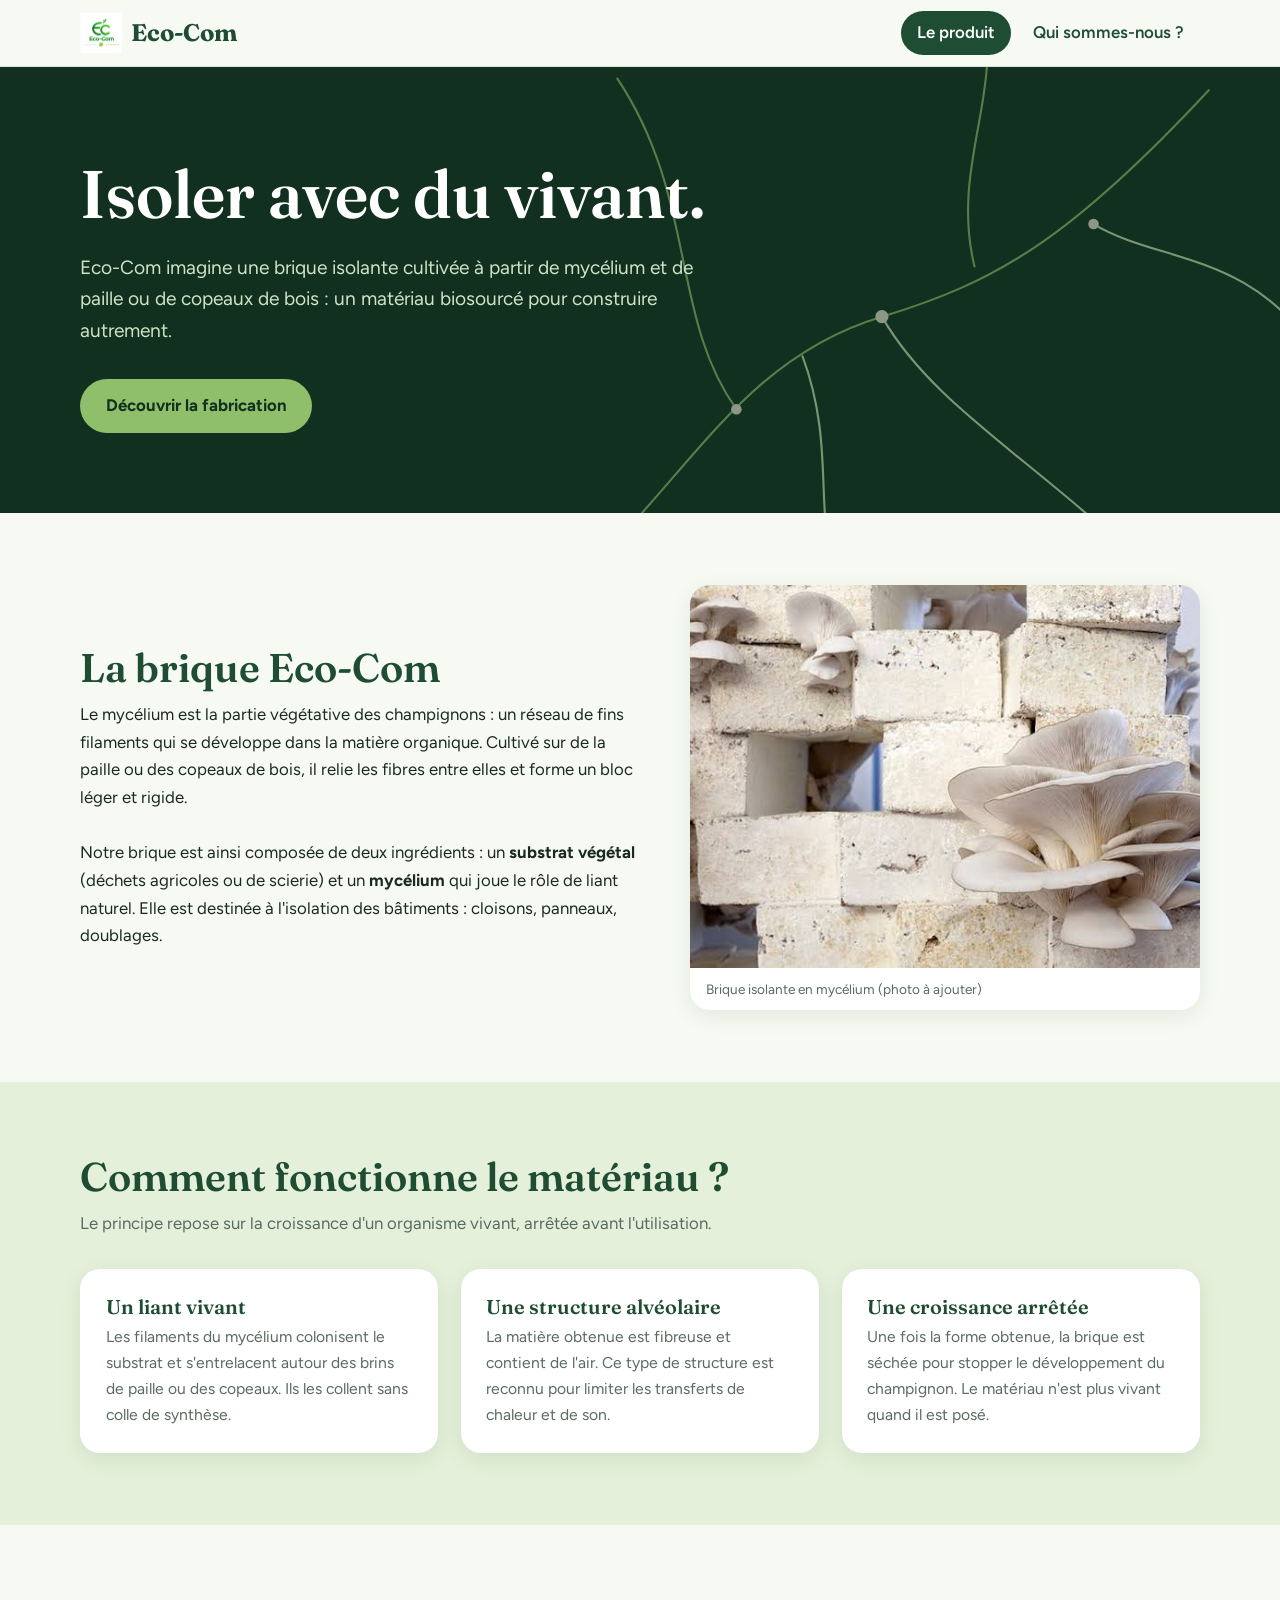
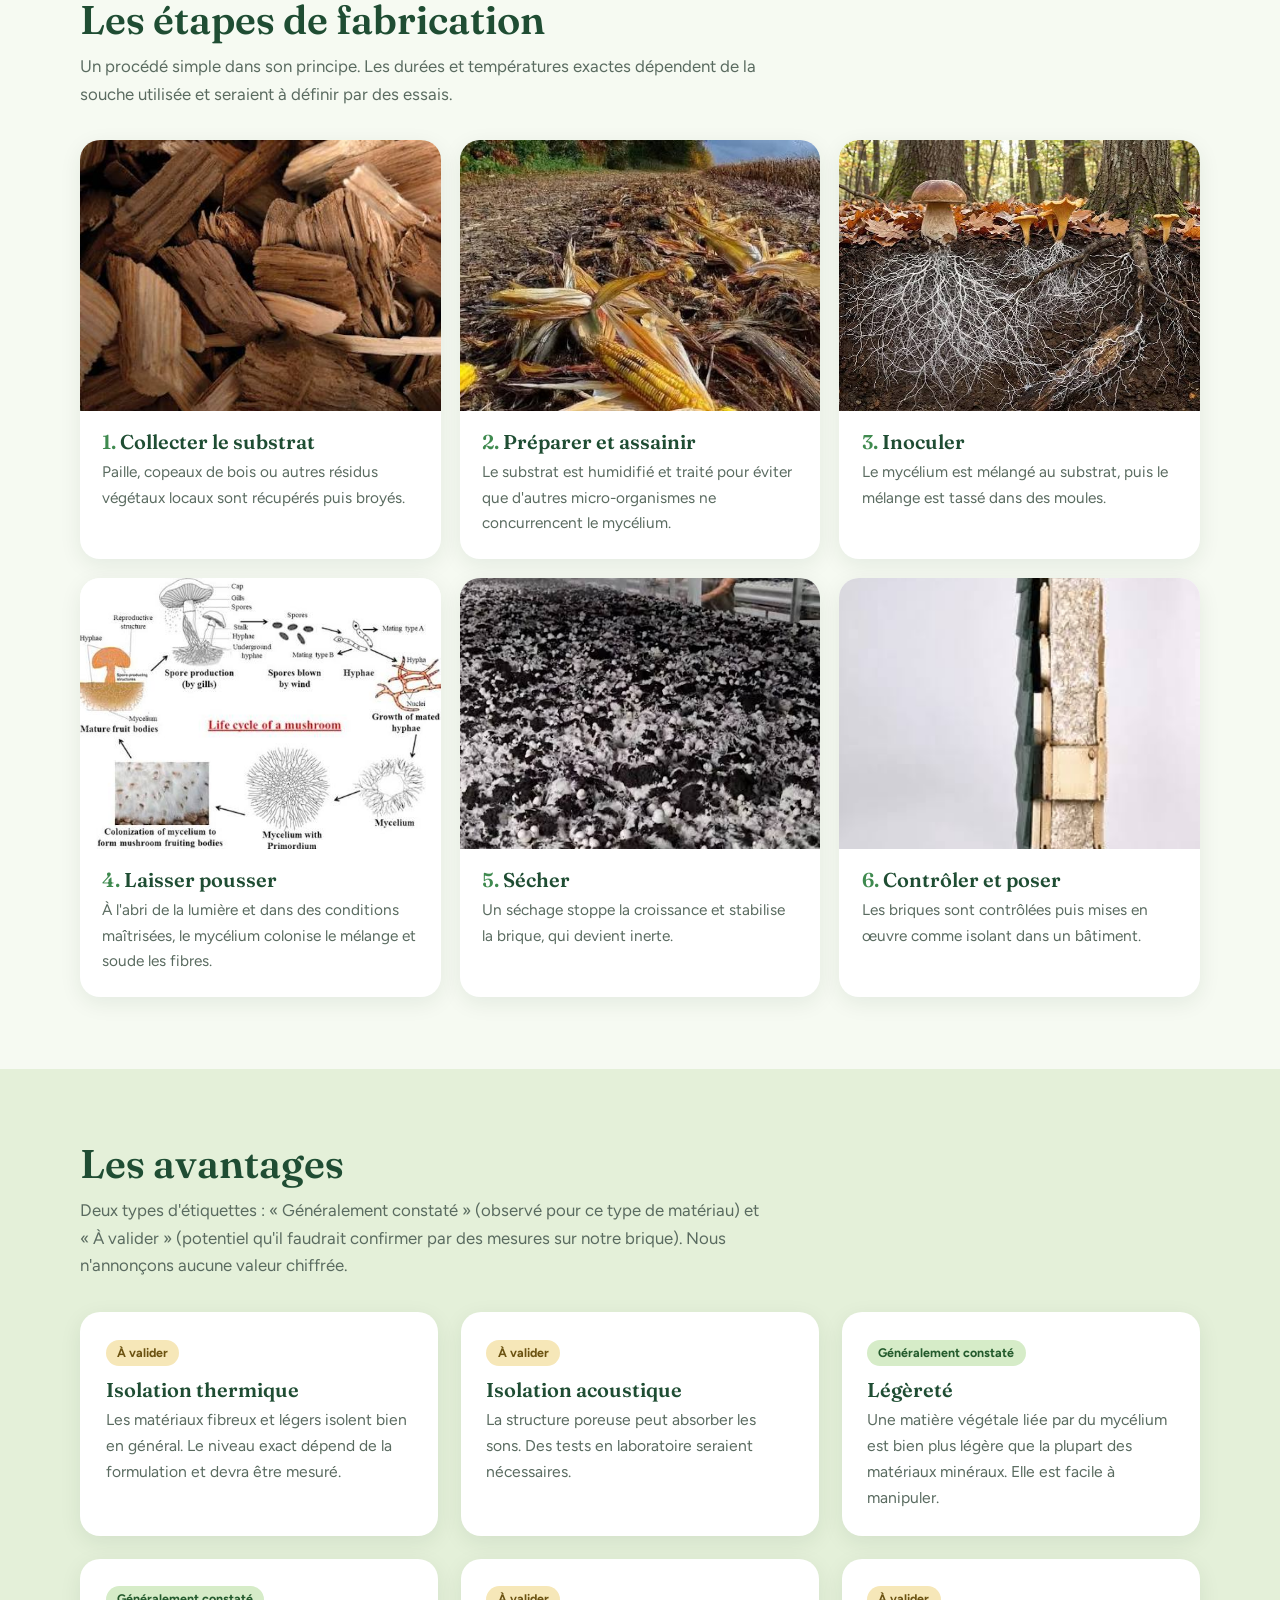
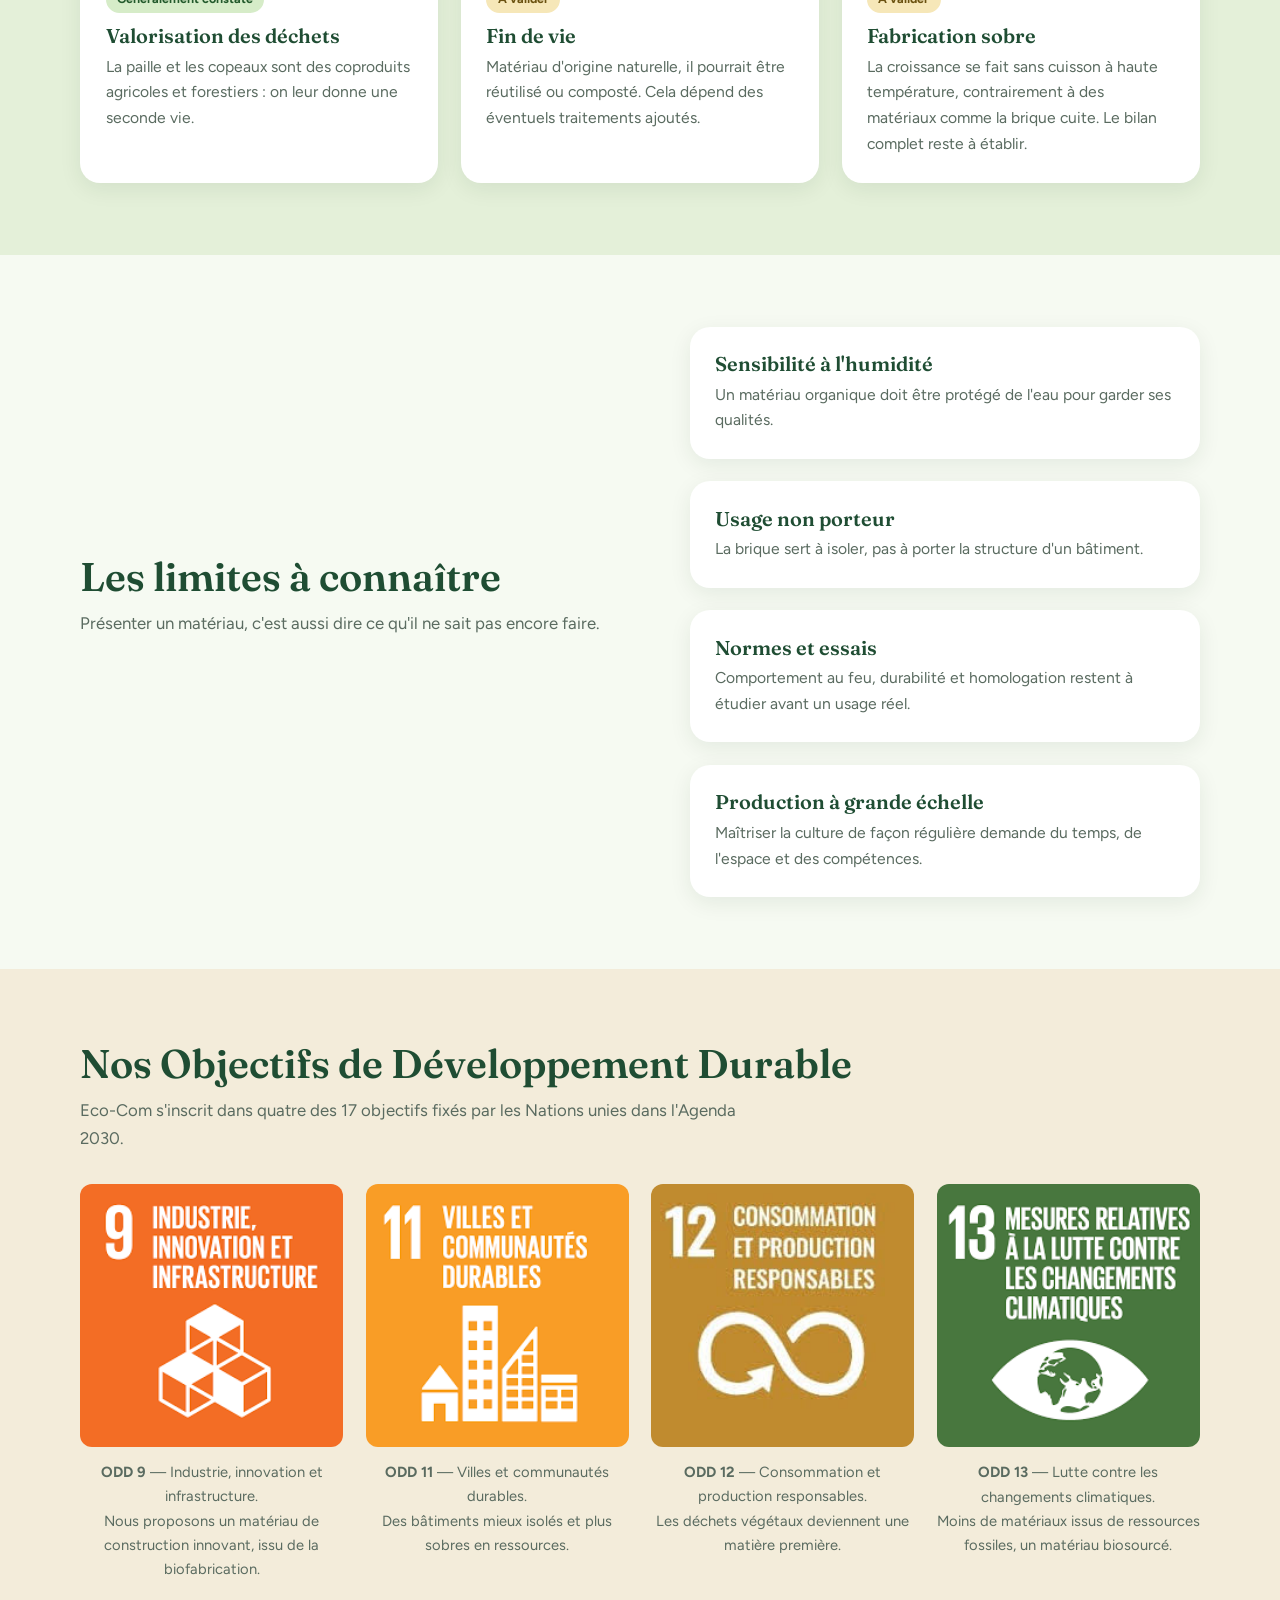
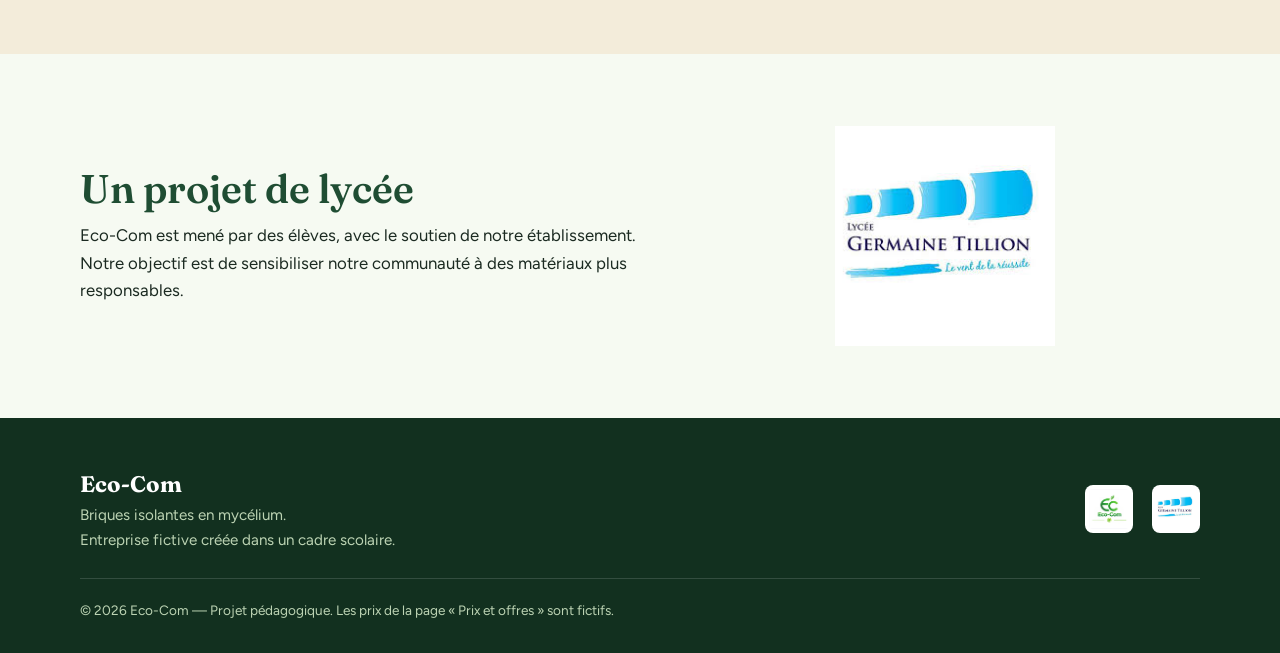
<file: index.html>
<!DOCTYPE html>
<html lang="fr">
<head>
<meta charset="UTF-8">
<meta name="viewport" content="width=device-width, initial-scale=1">
<title>Brique isolante en mycélium | Eco-Com</title>
<meta name="description" content="Eco-Com : briques isolantes en mycélium et matières végétales. Projet scolaire de simulation d'entreprise.">
<link rel="preconnect" href="https://fonts.googleapis.com"><link rel="preconnect" href="https://fonts.gstatic.com" crossorigin>
<link href="https://fonts.googleapis.com/css2?family=Fraunces:opsz,wght@9..144,500;9..144,600;9..144,700&family=Figtree:wght@400;600;700;800&display=swap" rel="stylesheet">
<link rel="stylesheet" href="style.css">
</head>
<body>
<!-- ===== EN-TÊTE ET NAVIGATION (identique sur les 3 pages) ===== -->
<header class="site-header"><div class="wrap nav">
  <a class="brand" href="index.html"><img src="images/logo-eco-com.png" alt="" onerror="this.remove()">Eco-Com</a>
  <button class="burger" aria-label="Ouvrir le menu" aria-expanded="false">☰</button>
  <ul><li><a class="lien" href="index.html" aria-current="page">Le produit</a></li><li><a class="lien" href="equipe.html">Qui sommes-nous ?</a></li></ul>
</div></header>
<main>

<!-- ===== HÉROS ===== -->
<section class="hero"><svg class="reseau" viewBox="0 0 600 500" preserveAspectRatio="xMidYMid slice" aria-hidden="true">
  <path d="M40 460 C120 380 160 300 260 270 S420 200 560 40"/><path d="M260 270 C300 340 380 380 470 470"/>
  <path d="M150 340 C100 270 120 180 60 90"/><path d="M420 200 C470 230 540 220 590 300"/>
  <path d="M330 232 C310 150 360 90 330 20"/><path d="M200 300 C230 380 200 440 240 500"/>
  <circle cx="260" cy="270" r="5"/><circle cx="420" cy="200" r="4"/><circle cx="150" cy="340" r="4"/><circle cx="560" cy="40" r="4"/>
</svg>
<div class="wrap">
  <h1>Isoler avec du vivant.</h1>
  <p>Eco-Com imagine une brique isolante cultivée à partir de mycélium et de paille ou de copeaux de bois : un matériau biosourcé pour construire autrement.</p>
  <a class="btn" href="#fabrication">Découvrir la fabrication</a>
</div></section>

<!-- ===== PRÉSENTATION ===== -->
<section><div class="wrap split">
  <div class="reveal"><h2>La brique Eco-Com</h2>
    <p>Le mycélium est la partie végétative des champignons : un réseau de fins filaments qui se développe dans la matière organique. Cultivé sur de la paille ou des copeaux de bois, il relie les fibres entre elles et forme un bloc léger et rigide.</p><br>
    <p>Notre brique est ainsi composée de deux ingrédients : un <b>substrat végétal</b> (déchets agricoles ou de scierie) et un <b>mycélium</b> qui joue le rôle de liant naturel. Elle est destinée à l'isolation des bâtiments : cloisons, panneaux, doublages.</p></div>
  <figure class="photo reveal"><img src="images/brique-mycelium.jpg" alt="Brique isolante en mycélium" loading="lazy"><figcaption>Brique isolante en mycélium (photo à ajouter)</figcaption></figure>
</div></section>

<!-- ===== FONCTIONNEMENT ===== -->
<section class="alt"><div class="wrap"><h2>Comment fonctionne le matériau ?</h2>
<p class="intro">Le principe repose sur la croissance d'un organisme vivant, arrêtée avant l'utilisation.</p>
<div class="grille g3">
  <article class="carte reveal"><h3>Un liant vivant</h3><p>Les filaments du mycélium colonisent le substrat et s'entrelacent autour des brins de paille ou des copeaux. Ils les collent sans colle de synthèse.</p></article>
  <article class="carte reveal"><h3>Une structure alvéolaire</h3><p>La matière obtenue est fibreuse et contient de l'air. Ce type de structure est reconnu pour limiter les transferts de chaleur et de son.</p></article>
  <article class="carte reveal"><h3>Une croissance arrêtée</h3><p>Une fois la forme obtenue, la brique est séchée pour stopper le développement du champignon. Le matériau n'est plus vivant quand il est posé.</p></article>
</div></div></section>

<!-- ===== FABRICATION ===== -->
<section id="fabrication"><div class="wrap"><h2>Les étapes de fabrication</h2>
<p class="intro">Un procédé simple dans son principe. Les durées et températures exactes dépendent de la souche utilisée et seraient à définir par des essais.</p>
<ol class="etapes">
  <li class="reveal"><img src="images/etape-1-substrat.jpg" alt="Paille et copeaux de bois" loading="lazy"><div class="txt"><h3>Collecter le substrat</h3><p>Paille, copeaux de bois ou autres résidus végétaux locaux sont récupérés puis broyés.</p></div></li>
  <li class="reveal"><img src="images/etape-2-preparation.jpg" alt="Préparation du substrat" loading="lazy"><div class="txt"><h3>Préparer et assainir</h3><p>Le substrat est humidifié et traité pour éviter que d'autres micro-organismes ne concurrencent le mycélium.</p></div></li>
  <li class="reveal"><img src="images/etape-3-inoculation.jpg" alt="Inoculation avec du mycélium" loading="lazy"><div class="txt"><h3>Inoculer</h3><p>Le mycélium est mélangé au substrat, puis le mélange est tassé dans des moules.</p></div></li>
  <li class="reveal"><img src="images/etape-4-croissance.jpg" alt="Croissance du mycélium dans des moules" loading="lazy"><div class="txt"><h3>Laisser pousser</h3><p>À l'abri de la lumière et dans des conditions maîtrisées, le mycélium colonise le mélange et soude les fibres.</p></div></li>
  <li class="reveal"><img src="images/etape-5-sechage.jpg" alt="Séchage des briques" loading="lazy"><div class="txt"><h3>Sécher</h3><p>Un séchage stoppe la croissance et stabilise la brique, qui devient inerte.</p></div></li>
  <li class="reveal"><img src="images/etape-6-chantier.jpg" alt="Mise en œuvre de panneaux isolants" loading="lazy"><div class="txt"><h3>Contrôler et poser</h3><p>Les briques sont contrôlées puis mises en œuvre comme isolant dans un bâtiment.</p></div></li>
</ol></div></section>

<!-- ===== AVANTAGES ===== -->
<section class="alt"><div class="wrap"><h2>Les avantages</h2>
<p class="intro">Deux types d'étiquettes : « Généralement constaté » (observé pour ce type de matériau) et « À valider » (potentiel qu'il faudrait confirmer par des mesures sur notre brique). Nous n'annonçons aucune valeur chiffrée.</p>
<div class="grille g3">
  <article class="carte reveal"><span class="badge b-pot">À valider</span><h3>Isolation thermique</h3><p>Les matériaux fibreux et légers isolent bien en général. Le niveau exact dépend de la formulation et devra être mesuré.</p></article>
  <article class="carte reveal"><span class="badge b-pot">À valider</span><h3>Isolation acoustique</h3><p>La structure poreuse peut absorber les sons. Des tests en laboratoire seraient nécessaires.</p></article>
  <article class="carte reveal"><span class="badge b-ok">Généralement constaté</span><h3>Légèreté</h3><p>Une matière végétale liée par du mycélium est bien plus légère que la plupart des matériaux minéraux. Elle est facile à manipuler.</p></article>
  <article class="carte reveal"><span class="badge b-ok">Généralement constaté</span><h3>Valorisation des déchets</h3><p>La paille et les copeaux sont des coproduits agricoles et forestiers : on leur donne une seconde vie.</p></article>
  <article class="carte reveal"><span class="badge b-pot">À valider</span><h3>Fin de vie</h3><p>Matériau d'origine naturelle, il pourrait être réutilisé ou composté. Cela dépend des éventuels traitements ajoutés.</p></article>
  <article class="carte reveal"><span class="badge b-pot">À valider</span><h3>Fabrication sobre</h3><p>La croissance se fait sans cuisson à haute température, contrairement à des matériaux comme la brique cuite. Le bilan complet reste à établir.</p></article>
</div></div></section>

<!-- ===== LIMITES ===== -->
<section><div class="wrap split">
  <div class="reveal"><h2>Les limites à connaître</h2><p class="intro">Présenter un matériau, c'est aussi dire ce qu'il ne sait pas encore faire.</p></div>
  <div class="grille">
    <div class="carte reveal"><h3>Sensibilité à l'humidité</h3><p>Un matériau organique doit être protégé de l'eau pour garder ses qualités.</p></div>
    <div class="carte reveal"><h3>Usage non porteur</h3><p>La brique sert à isoler, pas à porter la structure d'un bâtiment.</p></div>
    <div class="carte reveal"><h3>Normes et essais</h3><p>Comportement au feu, durabilité et homologation restent à étudier avant un usage réel.</p></div>
    <div class="carte reveal"><h3>Production à grande échelle</h3><p>Maîtriser la culture de façon régulière demande du temps, de l'espace et des compétences.</p></div>
  </div></div></section>

<!-- ===== ODD ===== -->
<section class="myc"><div class="wrap"><h2>Nos Objectifs de Développement Durable</h2>
<p class="intro">Eco-Com s'inscrit dans quatre des 17 objectifs fixés par les Nations unies dans l'Agenda 2030.</p>
<div class="grille g4 odds"><div class="odd reveal"><img src="images/odd-9.png" alt="ODD 9 : Industrie, innovation et infrastructure" data-odd="9" data-couleur="#F36D25"><p><b>ODD 9</b> — Industrie, innovation et infrastructure.<br>Nous proposons un matériau de construction innovant, issu de la biofabrication.</p></div><div class="odd reveal"><img src="images/odd-11.png" alt="ODD 11 : Villes et communautés durables" data-odd="11" data-couleur="#F99D26"><p><b>ODD 11</b> — Villes et communautés durables.<br>Des bâtiments mieux isolés et plus sobres en ressources.</p></div><div class="odd reveal"><img src="images/odd-12.png" alt="ODD 12 : Consommation et production responsables" data-odd="12" data-couleur="#CF8D2A"><p><b>ODD 12</b> — Consommation et production responsables.<br>Les déchets végétaux deviennent une matière première.</p></div><div class="odd reveal"><img src="images/odd-13.png" alt="ODD 13 : Lutte contre les changements climatiques" data-odd="13" data-couleur="#48773E"><p><b>ODD 13</b> — Lutte contre les changements climatiques.<br>Moins de matériaux issus de ressources fossiles, un matériau biosourcé.</p></div></div></div></section>

<section><div class="wrap split">
  <div class="reveal"><h2>Un projet de lycée</h2><p>Eco-Com est mené par des élèves, avec le soutien de notre établissement. Notre objectif est de sensibiliser notre communauté à des matériaux plus responsables.</p></div>
  <div class="reveal" style="max-width:220px;margin:auto"><img src="images/logo-lycee.png" alt="Logo du lycée" style="width:100%"></div>
</div></section>
</main>
<!-- ===== PIED DE PAGE (identique sur les 3 pages) ===== -->
<footer class="site-footer"><div class="wrap">
  <div class="pied">
    <div><strong style="color:#fff;font-family:var(--titre);font-size:1.4rem">Eco-Com</strong><br>Briques isolantes en mycélium.<br>Entreprise fictive créée dans un cadre scolaire.</div>
    <div class="logos">
      <img src="images/logo-eco-com.png" alt="Logo Eco-Com" onerror="this.remove()">
      <img src="images/logo-lycee.png" alt="Logo du lycée" onerror="this.remove()">
    </div>
  </div>
  <p class="copy">© <span class="annee">2026</span> Eco-Com — Projet pédagogique. Les prix de la page « Prix et offres » sont fictifs.</p>
</div></footer>
<script src="script.js"></script>
</body>
</html>
</file>
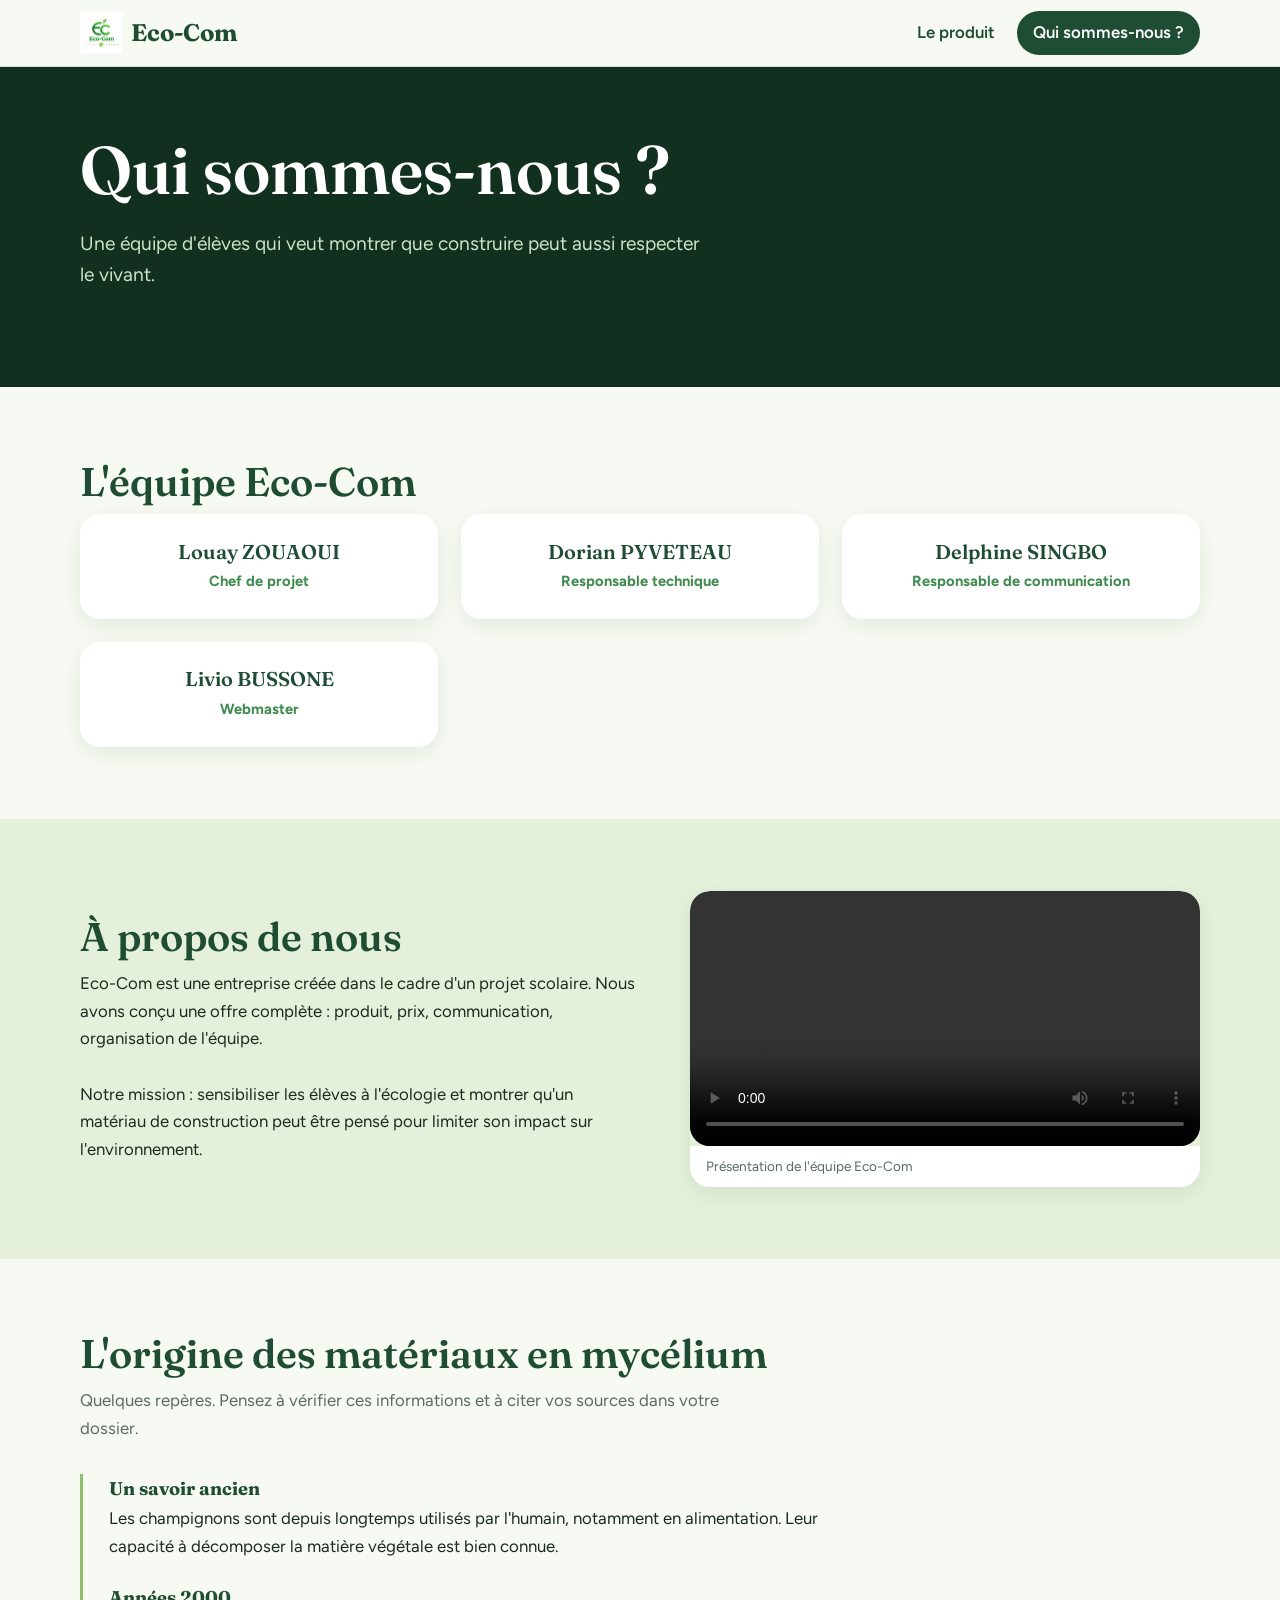
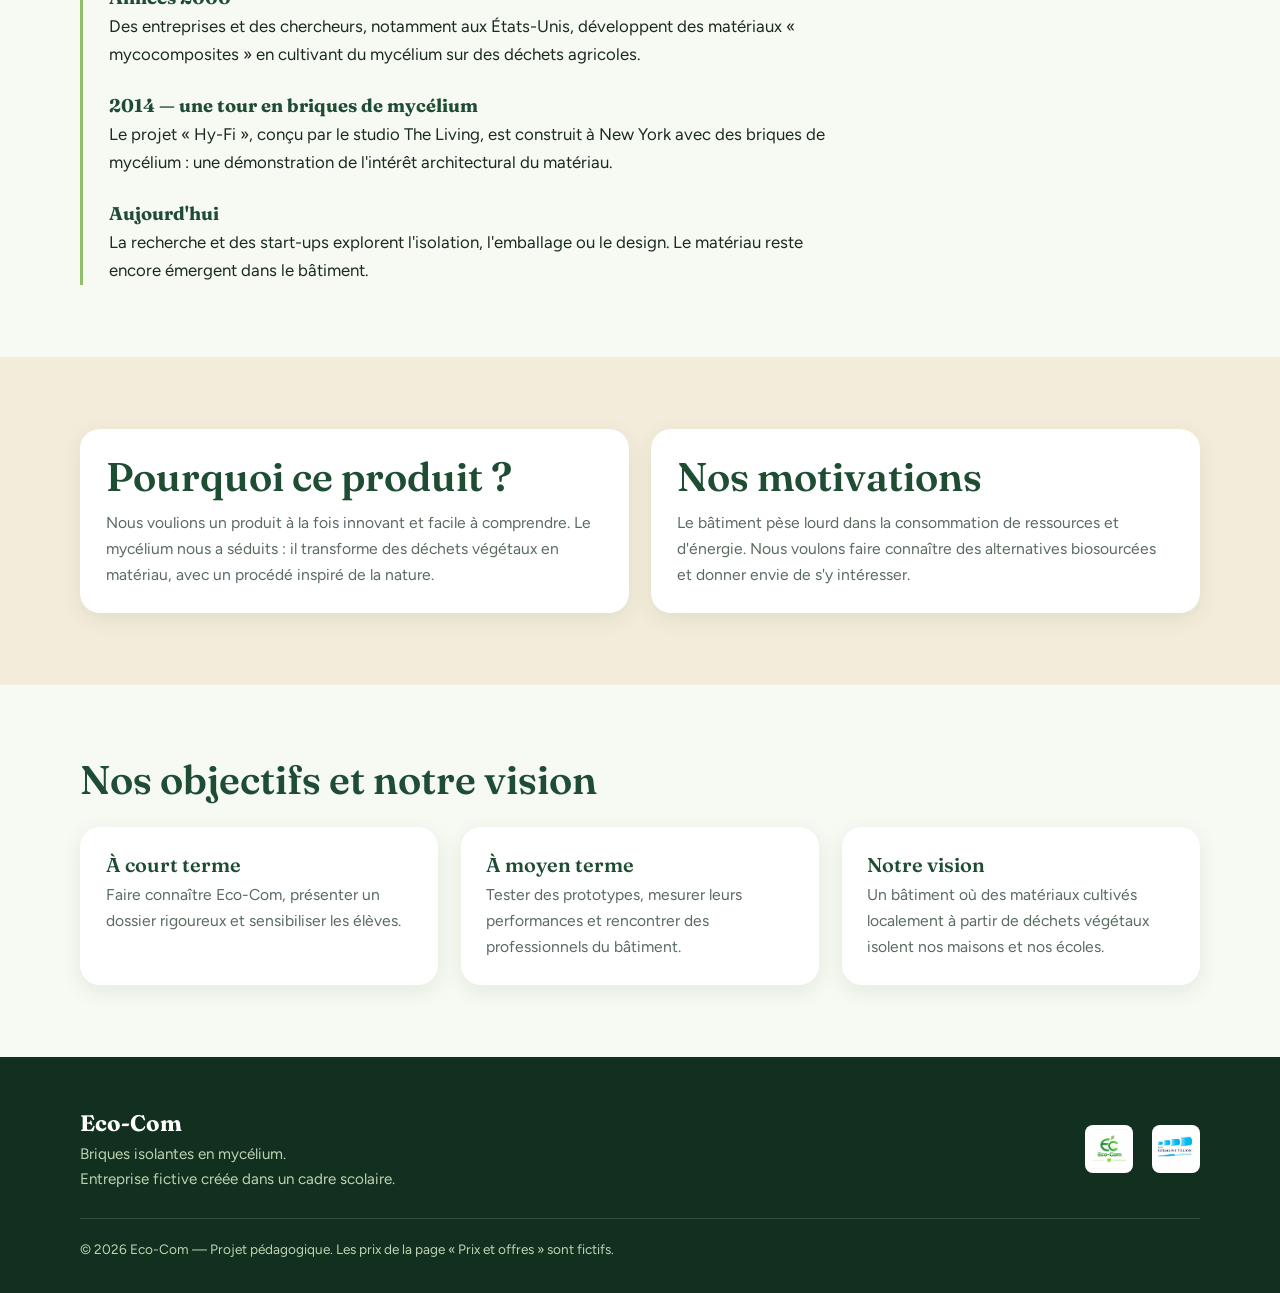
<file: equipe.html>
<!DOCTYPE html>
<html lang="fr">
<head>
<meta charset="UTF-8">
<meta name="viewport" content="width=device-width, initial-scale=1">
<title>Qui sommes-nous ? | Eco-Com</title>
<meta name="description" content="Eco-Com : briques isolantes en mycélium et matières végétales. Projet scolaire de simulation d'entreprise.">
<link rel="preconnect" href="https://fonts.googleapis.com"><link rel="preconnect" href="https://fonts.gstatic.com" crossorigin>
<link href="https://fonts.googleapis.com/css2?family=Fraunces:opsz,wght@9..144,500;9..144,600;9..144,700&family=Figtree:wght@400;600;700;800&display=swap" rel="stylesheet">
<link rel="stylesheet" href="style.css">
</head>
<body>
<!-- ===== EN-TÊTE ET NAVIGATION (identique sur les 3 pages) ===== -->
<header class="site-header"><div class="wrap nav">
  <a class="brand" href="index.html"><img src="images/logo-eco-com.png" alt="" onerror="this.remove()">Eco-Com</a>
  <button class="burger" aria-label="Ouvrir le menu" aria-expanded="false">☰</button>
  <ul><li><a class="lien" href="index.html">Le produit</a></li><li><a class="lien" href="equipe.html" aria-current="page">Qui sommes-nous ?</a></li></ul>
</div></header>
<main>

<section class="hero" style="padding:4rem 0"><div class="wrap"><h1 style="max-width:20ch">Qui sommes-nous ?</h1>
<p>Une équipe d'élèves qui veut montrer que construire peut aussi respecter le vivant.</p></div></section>

<section><div class="wrap"><h2>L'équipe Eco-Com</h2>
<div class="grille g3"><article class="carte membre reveal"><h3>Louay ZOUAOUI</h3><div class="role">Chef de projet</div></article><article class="carte membre reveal"><h3>Dorian PYVETEAU</h3><div class="role">Responsable technique</div></article><article class="carte membre reveal"><h3>Delphine SINGBO</h3><div class="role">Responsable de communication</div></article><article class="carte membre reveal"><h3>Livio BUSSONE</h3><div class="role">Webmaster</div></article></div></div></section>

<section class="alt"><div class="wrap split">
  <div class="reveal"><h2>À propos de nous</h2>
    <p>Eco-Com est une entreprise créée dans le cadre d'un projet scolaire. Nous avons conçu une offre complète : produit, prix, communication, organisation de l'équipe.</p><br>
    <p>Notre mission : sensibiliser les élèves à l'écologie et montrer qu'un matériau de construction peut être pensé pour limiter son impact sur l'environnement.</p></div>
  <figure class="photo reveal">
    <video controls playsinline preload="metadata" style="display:block;width:100%;height:auto;border-radius:inherit">
      <source src="images/presentation-eco-com.mp4" type="video/mp4">
      Votre navigateur ne prend pas en charge la lecture de cette vidéo.
    </video>
    <figcaption>Présentation de l'équipe Eco-Com</figcaption>
  </figure>
</div></section>

<section><div class="wrap"><h2>L'origine des matériaux en mycélium</h2>
<p class="intro">Quelques repères. Pensez à vérifier ces informations et à citer vos sources dans votre dossier.</p>
<div class="frise">
  <div class="reveal"><strong>Un savoir ancien</strong><br>Les champignons sont depuis longtemps utilisés par l'humain, notamment en alimentation. Leur capacité à décomposer la matière végétale est bien connue.</div>
  <div class="reveal"><strong>Années 2000</strong><br>Des entreprises et des chercheurs, notamment aux États-Unis, développent des matériaux « mycocomposites » en cultivant du mycélium sur des déchets agricoles.</div>
  <div class="reveal"><strong>2014 — une tour en briques de mycélium</strong><br>Le projet « Hy-Fi », conçu par le studio The Living, est construit à New York avec des briques de mycélium : une démonstration de l'intérêt architectural du matériau.</div>
  <div class="reveal"><strong>Aujourd'hui</strong><br>La recherche et des start-ups explorent l'isolation, l'emballage ou le design. Le matériau reste encore émergent dans le bâtiment.</div>
</div></div></section>

<section class="myc"><div class="wrap grille g2">
  <article class="carte reveal"><h2>Pourquoi ce produit ?</h2><p>Nous voulions un produit à la fois innovant et facile à comprendre. Le mycélium nous a séduits : il transforme des déchets végétaux en matériau, avec un procédé inspiré de la nature.</p></article>
  <article class="carte reveal"><h2>Nos motivations</h2><p>Le bâtiment pèse lourd dans la consommation de ressources et d'énergie. Nous voulons faire connaître des alternatives biosourcées et donner envie de s'y intéresser.</p></article>
</div></section>

<section><div class="wrap"><h2>Nos objectifs et notre vision</h2>
<div class="grille g3" style="margin-top:1.5rem">
  <article class="carte reveal"><h3>À court terme</h3><p>Faire connaître Eco-Com, présenter un dossier rigoureux et sensibiliser les élèves.</p></article>
  <article class="carte reveal"><h3>À moyen terme</h3><p>Tester des prototypes, mesurer leurs performances et rencontrer des professionnels du bâtiment.</p></article>
  <article class="carte reveal"><h3>Notre vision</h3><p>Un bâtiment où des matériaux cultivés localement à partir de déchets végétaux isolent nos maisons et nos écoles.</p></article>
</div></div></section>
</main>
<!-- ===== PIED DE PAGE (identique sur les 3 pages) ===== -->
<footer class="site-footer"><div class="wrap">
  <div class="pied">
    <div><strong style="color:#fff;font-family:var(--titre);font-size:1.4rem">Eco-Com</strong><br>Briques isolantes en mycélium.<br>Entreprise fictive créée dans un cadre scolaire.</div>
    <div class="logos">
      <img src="images/logo-eco-com.png" alt="Logo Eco-Com" onerror="this.remove()">
      <img src="images/logo-lycee.png" alt="Logo du lycée" onerror="this.remove()">
    </div>
  </div>
  <p class="copy">© <span class="annee">2026</span> Eco-Com — Projet pédagogique. Les prix de la page « Prix et offres » sont fictifs.</p>
</div></footer>
<script src="script.js"></script>
</body>
</html>
</file>
<file: style.css>
/* ==========================================================
   ECO-COM — Feuille de style commune aux 3 pages
   Pour changer les couleurs : modifier les variables :root
   ========================================================== */
:root{
  --nuit:#12301f; --foret:#1f4d33; --feuille:#3f8a4f; --mousse:#8fbf6a; --pale:#e4f0d9;
  --fond:#f6faf2; --mycelium:#f3ecda; --texte:#1b2a21; --doux:#5a6b60; --blanc:#fff;
  --rayon:20px; --ombre:0 6px 22px rgba(18,48,31,.08);
  --titre:'Fraunces',Georgia,serif; --corps:'Figtree','Segoe UI',Arial,sans-serif;
}
*{box-sizing:border-box;margin:0;padding:0}
html{scroll-behavior:smooth}
body{font-family:var(--corps);color:var(--texte);background:var(--fond);line-height:1.65;font-size:1.05rem}
img{max-width:100%;display:block}
a{color:var(--feuille)}
:focus-visible{outline:3px solid var(--mousse);outline-offset:3px}
h1,h2,h3{font-family:var(--titre);line-height:1.15;color:var(--foret);font-weight:600}
h1{font-size:clamp(2.4rem,6vw,4.2rem)} h2{font-size:clamp(1.7rem,3.6vw,2.5rem);margin-bottom:.6rem} h3{font-size:1.25rem;margin-bottom:.4rem}
.wrap{width:min(1120px,92%);margin-inline:auto}
section{padding:4.5rem 0}
.alt{background:var(--pale)} .myc{background:var(--mycelium)}
.intro{max-width:62ch;color:var(--doux);margin-bottom:2rem}

/* ---------- Navigation ---------- */
.site-header{position:sticky;top:0;z-index:50;background:rgba(246,250,242,.92);backdrop-filter:blur(8px);border-bottom:1px solid rgba(31,77,51,.12)}
.nav{display:flex;align-items:center;justify-content:space-between;padding:.7rem 0}
.brand{display:flex;align-items:center;gap:.6rem;text-decoration:none;font-family:var(--titre);font-size:1.5rem;font-weight:700;color:var(--foret)}
.brand img{height:42px;width:auto}
.nav ul{display:flex;gap:.4rem;list-style:none}
.nav a.lien{display:block;padding:.5rem 1rem;border-radius:99px;text-decoration:none;color:var(--foret);font-weight:600;transition:background .25s,color .25s}
.nav a.lien:hover{background:var(--pale)}
.nav a.lien[aria-current="page"]{background:var(--foret);color:#fff}
.burger{display:none;background:none;border:2px solid var(--foret);border-radius:12px;padding:.4rem .7rem;font-size:1.2rem;color:var(--foret);cursor:pointer}

/* ---------- Héros ---------- */
.hero{background:var(--nuit);color:#e8f3e0;padding:5.5rem 0 5rem;position:relative;overflow:hidden}
.hero h1{color:#fff;max-width:16ch} .hero p{max-width:52ch;font-size:1.2rem;margin:1.2rem 0 2rem;color:#cfe3c6}
.hero .wrap{position:relative;z-index:1}
.reseau{position:absolute;right:-4%;top:0;height:100%;width:62%;opacity:.55}
.reseau path{fill:none;stroke:var(--mousse);stroke-width:1.6;stroke-linecap:round;stroke-dasharray:600;stroke-dashoffset:600;animation:pousse 3.5s ease-out forwards}
.reseau path:nth-child(2n){animation-delay:.5s;stroke:#cfe9b8} .reseau path:nth-child(3n){animation-delay:1s}
.reseau circle{fill:var(--mycelium)}
@keyframes pousse{to{stroke-dashoffset:0}}
.btn{display:inline-block;padding:.85rem 1.6rem;border-radius:99px;background:var(--mousse);color:var(--nuit);font-weight:700;text-decoration:none;border:0;cursor:pointer;font:inherit;font-weight:700;transition:transform .2s,background .2s}
.btn:hover{background:#a5d37f;transform:translateY(-2px)}
.btn.sombre{background:var(--foret);color:#fff} .btn.sombre:hover{background:var(--feuille)}

/* ---------- Grilles et cartes ---------- */
.grille{display:grid;gap:1.4rem}
.g2{grid-template-columns:repeat(2,1fr)} .g3{grid-template-columns:repeat(3,1fr)} .g4{grid-template-columns:repeat(4,1fr)}
.split{display:grid;grid-template-columns:1.1fr 1fr;gap:3rem;align-items:center}
.carte{background:var(--blanc);border-radius:var(--rayon);padding:1.6rem;box-shadow:var(--ombre);transition:transform .25s,box-shadow .25s}
.carte:hover{transform:translateY(-4px);box-shadow:0 12px 28px rgba(18,48,31,.13)}
.carte p{color:var(--doux);font-size:.98rem}
.badge{display:inline-block;font-size:.78rem;font-weight:700;padding:.2rem .7rem;border-radius:99px;margin-bottom:.7rem}
.b-ok{background:#d6ecc8;color:#235a2c} .b-pot{background:#f6e7b8;color:#6b5210} .b-fic{background:#f7d9cf;color:#7a2f18}

/* ---------- Images et emplacements ---------- */
.photo{border-radius:var(--rayon);overflow:hidden;box-shadow:var(--ombre);background:var(--pale)}
.photo img{width:100%;aspect-ratio:4/3;object-fit:cover}
.photo figcaption{padding:.6rem 1rem;font-size:.85rem;color:var(--doux);background:#fff}
.vide{display:flex;flex-direction:column;align-items:center;justify-content:center;text-align:center;gap:.3rem;min-height:190px;aspect-ratio:4/3;padding:1rem;background:repeating-linear-gradient(135deg,var(--pale) 0 14px,#d9eacb 14px 28px);color:var(--foret);font-size:.85rem}
.vide b{font-size:.95rem}

/* ---------- Étapes de fabrication ---------- */
.etapes{list-style:none;counter-reset:e;display:grid;gap:1.2rem;grid-template-columns:repeat(3,1fr)}
.etapes li{counter-increment:e;background:#fff;border-radius:var(--rayon);box-shadow:var(--ombre);overflow:hidden}
.etapes li .txt{padding:1.2rem 1.4rem 1.5rem}
.etapes li h3::before{content:counter(e)". ";color:var(--feuille)}
.etapes p{color:var(--doux);font-size:.96rem}

/* ---------- ODD ---------- */
.odd{display:flex;flex-direction:column;gap:.8rem;text-align:center}
.odd img,.odd .tuile{width:100%;aspect-ratio:1;object-fit:contain;border-radius:12px}
.tuile{display:flex;flex-direction:column;justify-content:flex-end;padding:.9rem;text-align:left;color:#fff;font-weight:800;line-height:1.1}
.tuile span{font-size:2.6rem} .tuile small{font-size:.8rem;font-weight:700}
.odd p{font-size:.92rem;color:var(--doux)}

/* ---------- Prix ---------- */
table{width:100%;border-collapse:collapse;background:#fff;border-radius:var(--rayon);overflow:hidden;box-shadow:var(--ombre);font-size:.95rem}
th,td{padding:.9rem 1rem;text-align:left;border-bottom:1px solid #e3ecdc;vertical-align:top}
th{background:var(--foret);color:#fff;font-weight:600}
.scroll{overflow-x:auto;border-radius:var(--rayon)}
.avertissement{border-left:6px solid #d99a2b;background:#fff8e6;padding:1.1rem 1.4rem;border-radius:12px;margin-bottom:2rem;font-size:.97rem}
.offre{position:relative;display:flex;flex-direction:column;gap:.6rem}
.offre.vedette{border:3px solid var(--mousse);background:linear-gradient(#fff,var(--mycelium))}
.prix{font-family:var(--titre);font-size:2.3rem;color:var(--foret);line-height:1}
.prix small{font-family:var(--corps);font-size:.9rem;color:var(--doux)}
.offre ul{list-style:none;display:grid;gap:.4rem;margin-top:.4rem}
.offre li::before{content:"✓ ";color:var(--feuille);font-weight:800}
.simu{display:grid;grid-template-columns:1fr 1fr;gap:2rem;align-items:center}
.simu input[type=range]{width:100%;accent-color:var(--feuille)}
.resultat{background:var(--foret);color:#fff;border-radius:var(--rayon);padding:1.8rem}
.resultat .gros{font-family:var(--titre);font-size:2.6rem}

/* ---------- Équipe ---------- */
.membre{text-align:center}
.avatar{width:110px;height:110px;margin:0 auto 1rem;border-radius:50%;background:var(--pale);overflow:hidden;display:grid;place-items:center;font-family:var(--titre);font-size:2rem;color:var(--foret);border:4px solid var(--mousse)}
.avatar img{width:100%;height:100%;object-fit:cover}
.role{color:var(--feuille);font-weight:700;font-size:.92rem}
.frise{border-left:3px solid var(--mousse);padding-left:1.6rem;display:grid;gap:1.4rem;max-width:760px}
.frise strong{color:var(--foret);font-family:var(--titre);font-size:1.15rem}

/* ---------- Pied de page ---------- */
.site-footer{background:var(--nuit);color:#bcd3b3;padding:3rem 0 2rem;font-size:.95rem}
.site-footer .pied{display:flex;flex-wrap:wrap;gap:2rem;justify-content:space-between;align-items:center}
.site-footer .logos{display:flex;gap:1.2rem;align-items:center}
.site-footer .logos img{height:48px;width:auto;background:#fff;padding:4px;border-radius:8px}
.site-footer a{color:#e8f3e0}
.copy{margin-top:1.6rem;padding-top:1.2rem;border-top:1px solid rgba(255,255,255,.14);font-size:.85rem}

/* ---------- Apparition douce au défilement (voir script.js) ---------- */
.reveal{opacity:0;transform:translateY(18px);transition:opacity .7s ease,transform .7s ease}
.reveal.visible{opacity:1;transform:none}

/* ---------- Responsive ---------- */
@media(max-width:900px){
  .g3,.g4,.etapes{grid-template-columns:repeat(2,1fr)} .split,.simu{grid-template-columns:1fr;gap:2rem}
  .reseau{width:100%;opacity:.3}
}
@media(max-width:680px){
  section{padding:3.2rem 0} .g2,.g3,.g4,.etapes{grid-template-columns:1fr} .g4.odds{grid-template-columns:repeat(2,1fr)}
  .burger{display:block}
  .nav ul{display:none;position:absolute;top:100%;left:0;right:0;flex-direction:column;background:var(--fond);padding:.8rem 4%;box-shadow:var(--ombre)}
  .nav ul.ouvert{display:flex}
}
@media(prefers-reduced-motion:reduce){*{animation:none!important;transition:none!important}.reveal{opacity:1;transform:none}.reseau path{stroke-dashoffset:0}}
.etapes img{width:100%;aspect-ratio:4/3;object-fit:cover}
</file>
